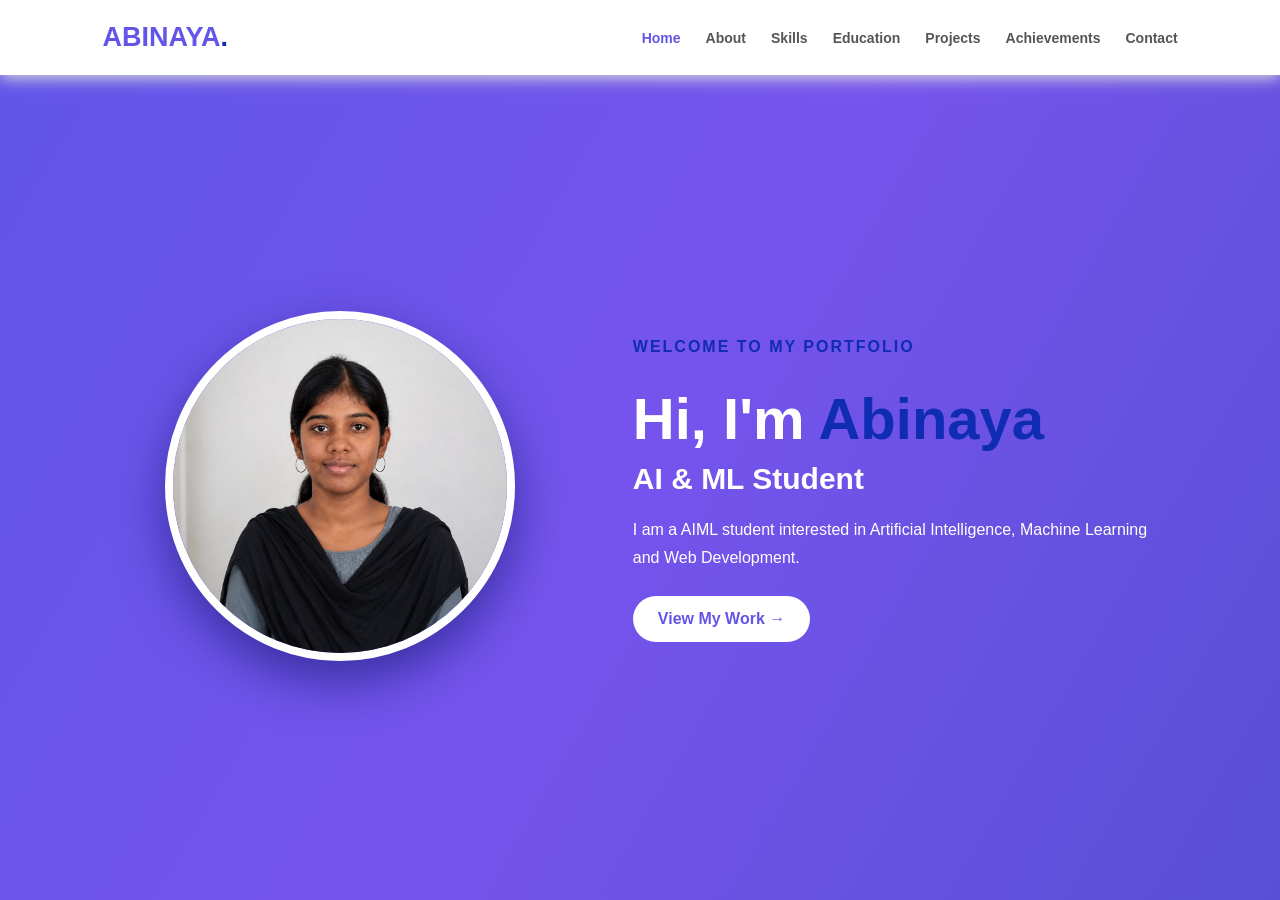
<file: index.html>
<!DOCTYPE html>
<html lang="en">
<head>
    <meta charset="UTF-8">
    <meta name="viewport" content="width=device-width, initial-scale=1.0">
    <title>Abinaya | Portfolio</title>
    <link rel="stylesheet" href="style.css">
</head>
<body>

<header class="navbar">
    <div class="logo">ABINAYA<span>.</span></div>

    <nav>
        <a class="active" href="index.html">Home</a>
        <a href="about.html">About</a>
        <a href="skills.html">Skills</a>
        <a href="education.html">Education</a>
        <a href="projects.html">Projects</a>
        <a href="achievements.html">Achievements</a>
        <a href="contact.html">Contact</a>
    </nav>
</header>

<section class="hero">

    <div class="hero-image">
        <img src="Abinaya.jpg" alt="Profile">
    </div>

    <div class="hero-content">

        <p class="small-title">WELCOME TO MY PORTFOLIO</p>

        <h1>
            Hi, I'm <span>Abinaya</span>
        </h1>

        <h2>AI & ML Student</h2>

        <p>
            I am a AIML student interested in
            Artificial Intelligence, Machine Learning and
            Web Development.
        </p>

        <a href="projects.html" class="btn">View My Work →</a>
    
    </div>

</section>

</body>
</html>
</file>
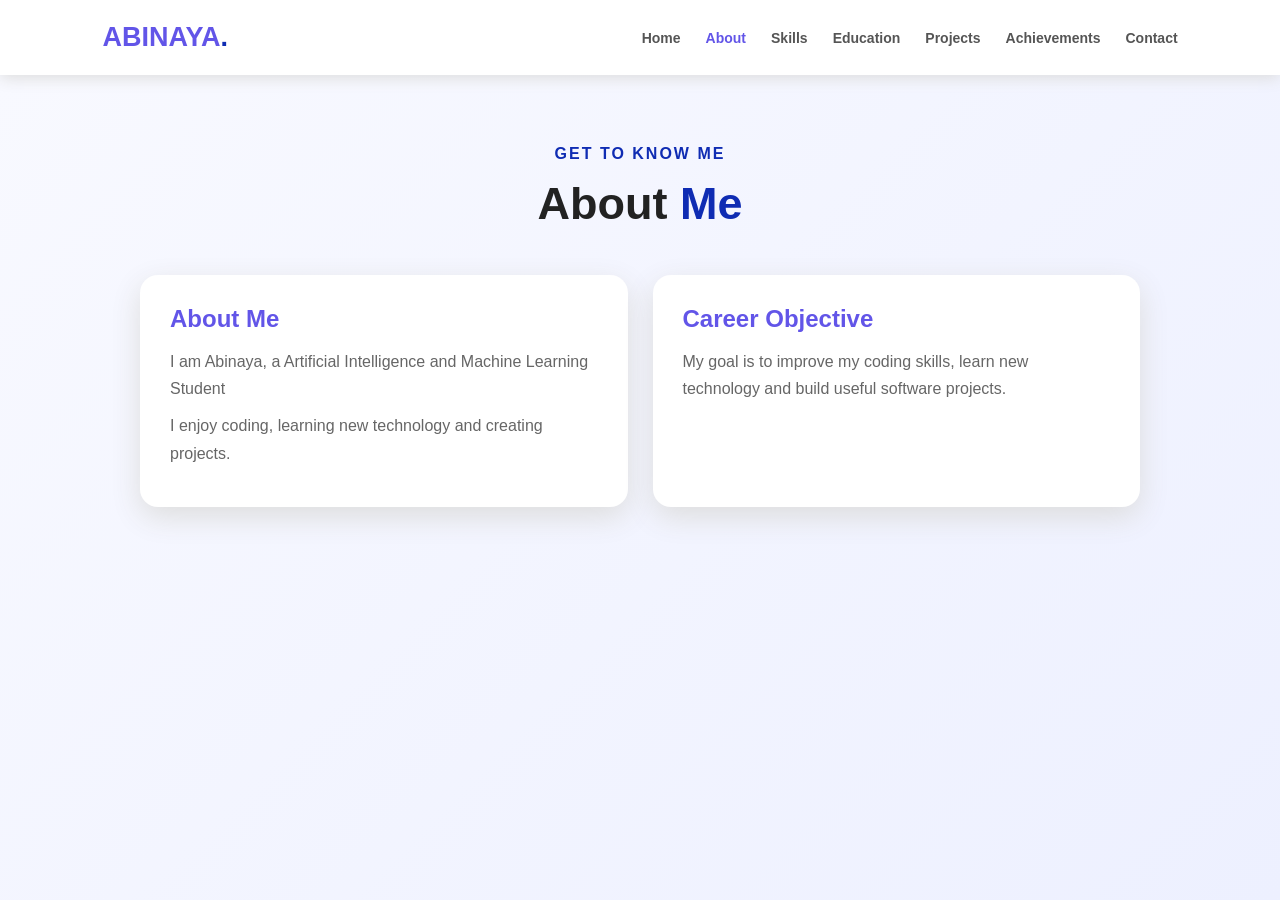
<file: about.html>
<!DOCTYPE html>
<html lang="en">
<head>
    <meta charset="UTF-8">
    <meta name="viewport" content="width=device-width, initial-scale=1.0">
    <title>About | Abinaya</title>
    <link rel="stylesheet" href="style.css">
</head>
<body>

<header class="navbar">
    <div class="logo">ABINAYA<span>.</span></div>

    <nav>
        <a href="index.html">Home</a>
        <a class="active" href="about.html">About</a>
        <a href="skills.html">Skills</a>
        <a href="education.html">Education</a>
        <a href="projects.html">Projects</a>
        <a href="achievements.html">Achievements</a>
        <a href="contact.html">Contact</a>
    </nav>
</header>

<section class="page">

    <p class="small-title">GET TO KNOW ME</p>

    <h1>About <span>Me</span></h1>

    <div class="cards">

        <div class="card">
            <h2>About Me</h2>

            <p>
                I am Abinaya, a Artificial Intelligence and Machine Learning Student
            </p>

            <p>
                I enjoy coding, learning new technology and
                creating projects.
            </p>
        </div>

        <div class="card">
            <h2>Career Objective</h2>

            <p>
                My goal is to improve my coding skills,
                learn new technology and build useful
                software projects.
            </p>
        </div>

    </div>

</section>

</body>
</html>
</file>
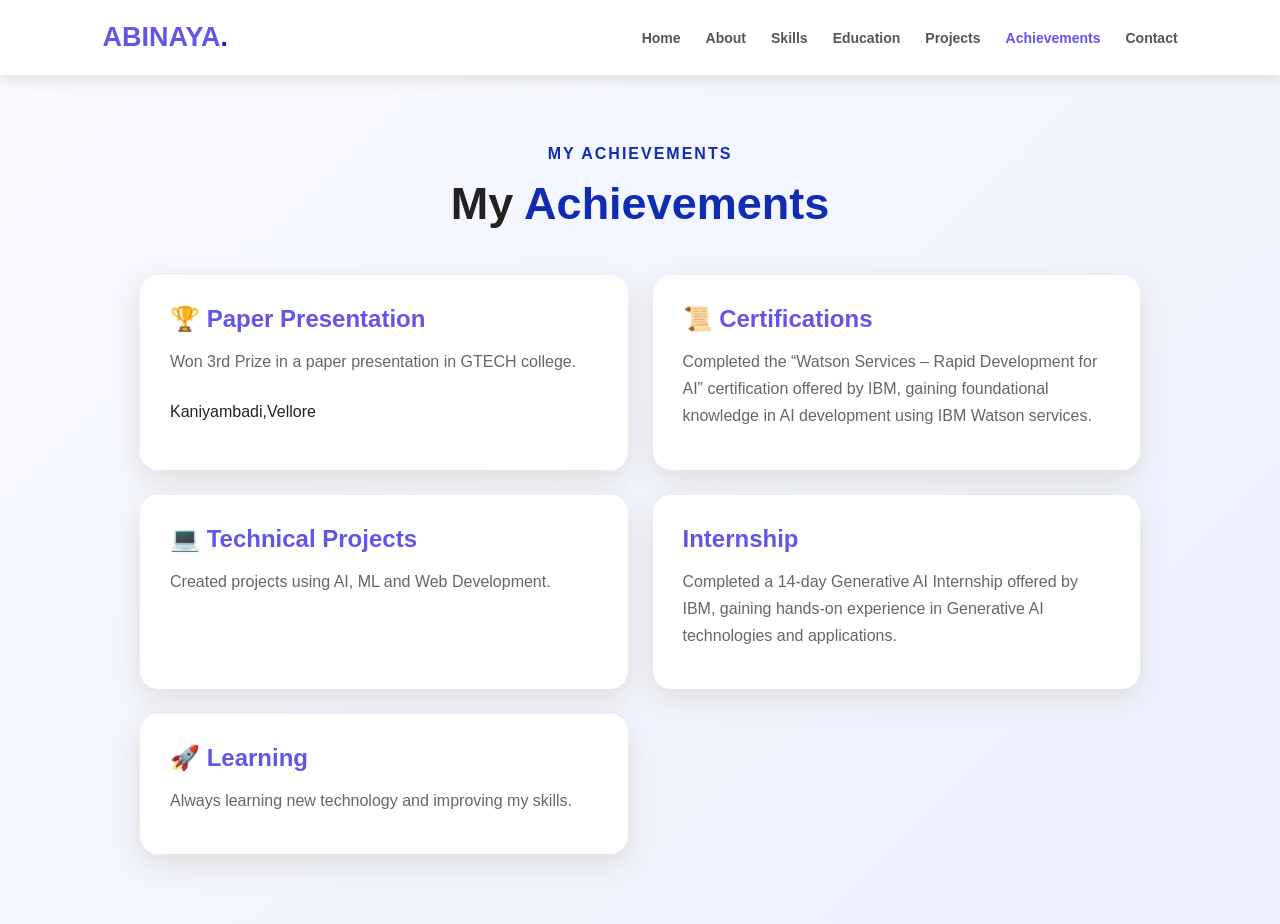
<file: achievements.html>
<!DOCTYPE html>
<html lang="en">
<head>
    <meta charset="UTF-8">
    <meta name="viewport" content="width=device-width, initial-scale=1.0">
    <title>Achievements | Abinaya</title>
    <link rel="stylesheet" href="style.css">
</head>
<body>

<header class="navbar">
    <div class="logo">ABINAYA<span>.</span></div>

    <nav>
        <a href="index.html">Home</a>
        <a href="about.html">About</a>
        <a href="skills.html">Skills</a>
        <a href="education.html">Education</a>
        <a href="projects.html">Projects</a>
        <a class="active" href="achievements.html">Achievements</a>
        <a href="contact.html">Contact</a>
    </nav>
</header>

<section class="page">

    <p class="small-title">MY ACHIEVEMENTS</p>

    <h1>My <span>Achievements</span></h1>

    <div class="cards">

        <div class="card">
            <h2>🏆 Paper Presentation</h2>
            <p>
                Won 3rd Prize in a paper presentation in GTECH college.</p></br>
                Kaniyambadi,Vellore
            </p>
        </div>

        <div class="card">
            <h2>📜 Certifications</h2>
            <p>
                Completed the “Watson Services – Rapid Development for AI” certification offered by IBM, gaining foundational knowledge in AI development using IBM Watson services.
            </p>
        </div>

        <div class="card">
            <h2>💻 Technical Projects</h2>
            <p>
                Created projects using AI, ML and
                Web Development.
            </p>
        </div>

        <div class="card">
            <h2>Internship</h2>
            <p>
                Completed a 14-day Generative AI Internship offered by IBM, gaining hands-on experience in Generative AI technologies and applications.
            </p>
        </div>

        <div class="card">
            <h2>🚀 Learning</h2>
            <p>
                Always learning new technology and
                improving my skills.
            </p>
        </div>

    </div>

</section>

</body>
</html>
</file>
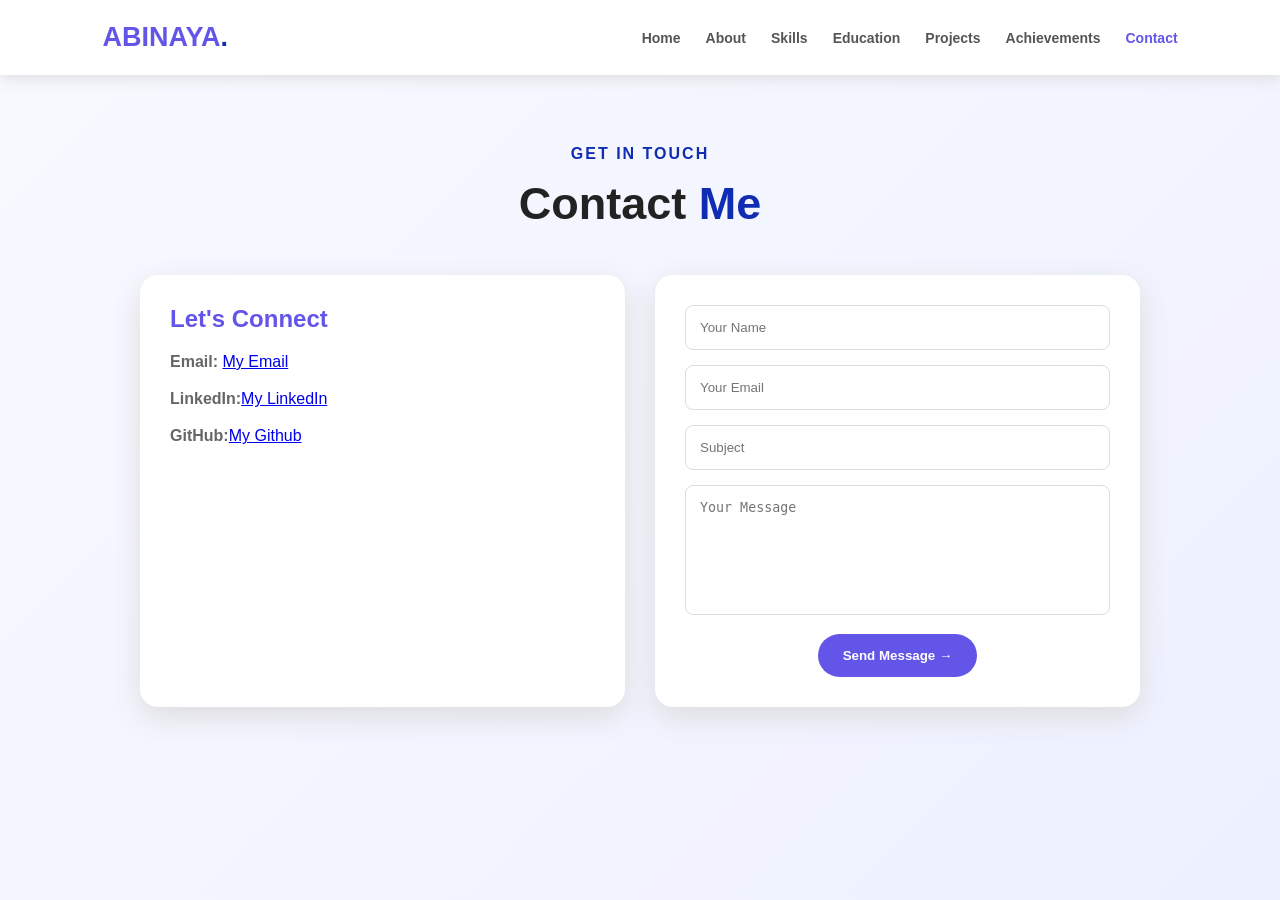
<file: contact.html>
<!DOCTYPE html>
<html lang="en">
<head>
    <meta charset="UTF-8">
    <meta name="viewport" content="width=device-width, initial-scale=1.0">
    <title>Contact | Abinaya</title>
    <link rel="stylesheet" href="style.css">
</head>
<body>

<header class="navbar">
    <div class="logo">ABINAYA<span>.</span></div>

    <nav>
        <a href="index.html">Home</a>
        <a href="about.html">About</a>
        <a href="skills.html">Skills</a>
        <a href="education.html">Education</a>
        <a href="projects.html">Projects</a>
        <a href="achievements.html">Achievements</a>
        <a class="active" href="contact.html">Contact</a>
    </nav>
</header>

<section class="page">

    <p class="small-title">GET IN TOUCH</p>

    <h1>Contact <span>Me</span></h1>

    <div class="contact">

        <div class="card">

            <h2>Let's Connect</h2>

            <p><b>Email:</b> <a href="mailto:abinayaramesh2812@gmail.com">My Email</a></p>
            <p><b>LinkedIn:</b><a href="https://www.linkedin.com/in/abinaya-ramesh-880555352">My LinkedIn</a></p>
            <p><b>GitHub:</b><a href="https://github.com/abinayaramesh2812-web">My Github</a></p>

        </div>


        <form class="form">

            <input type="text" placeholder="Your Name">

            <input type="email" placeholder="Your Email">

            <input type="text" placeholder="Subject">

            <textarea placeholder="Your Message"></textarea>

            <button type="submit">
                Send Message →
            </button>

        </form>

    </div>

</section>

</body>
</html>
</file>
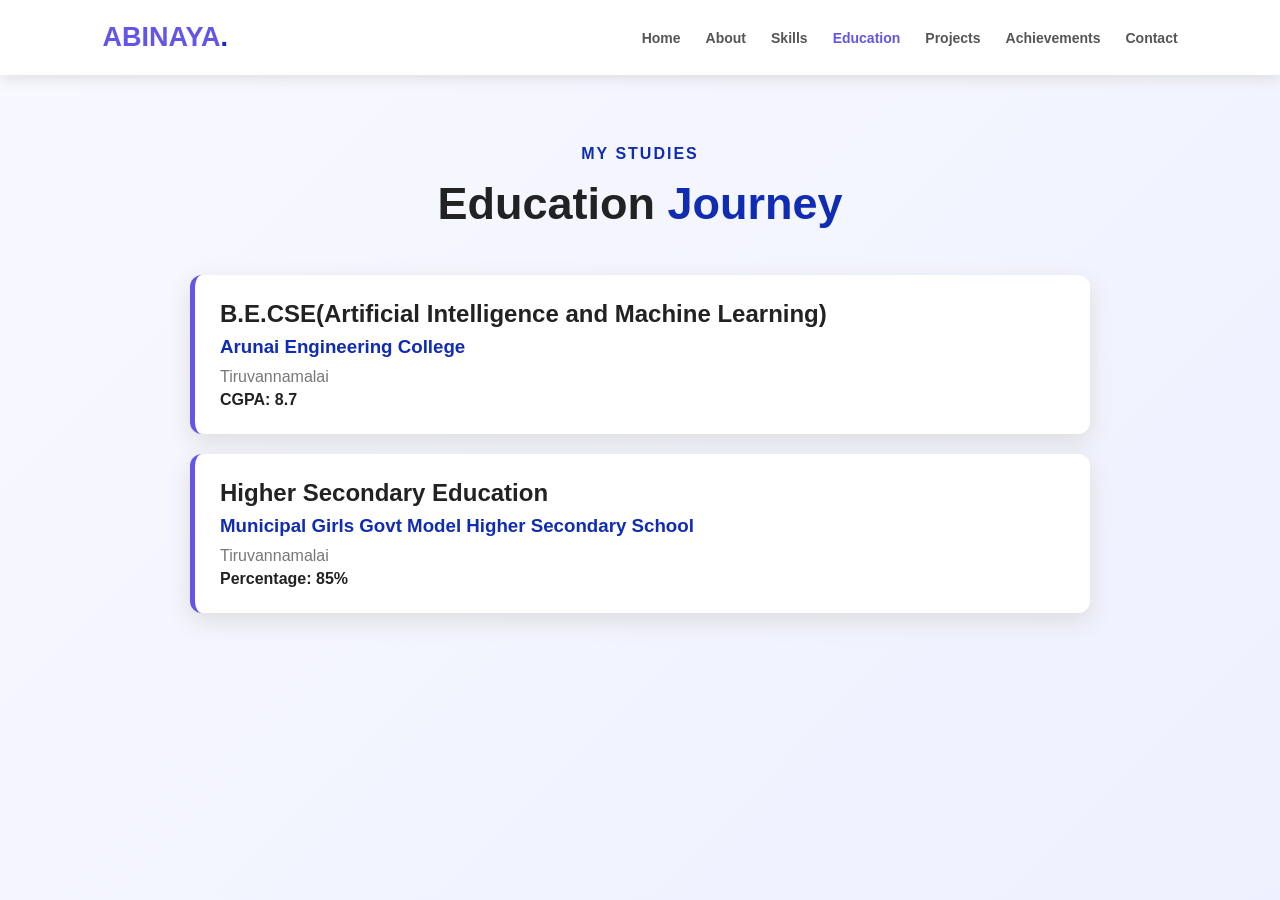
<file: education.html>
<!DOCTYPE html>
<html lang="en">
<head>
    <meta charset="UTF-8">
    <meta name="viewport" content="width=device-width, initial-scale=1.0">
    <title>Education | Abinaya</title>
    <link rel="stylesheet" href="style.css">
</head>
<body>

<header class="navbar">
    <div class="logo">ABINAYA<span>.</span></div>

    <nav>
        <a href="index.html">Home</a>
        <a href="about.html">About</a>
        <a href="skills.html">Skills</a>
        <a class="active" href="education.html">Education</a>
        <a href="projects.html">Projects</a>
        <a href="achievements.html">Achievements</a>
        <a href="contact.html">Contact</a>
    </nav>
</header>

<section class="page">

    <p class="small-title">MY STUDIES</p>

    <h1>Education <span>Journey</span></h1>

    <div class="timeline">

        <div class="edu-card">
            <h2>B.E.CSE(Artificial Intelligence and Machine Learning)</h2>
            <h3>Arunai Engineering College</h3>
            <p>Tiruvannamalai</p>
            <b>CGPA: 8.7</b>
        </div>

        <div class="edu-card">
            <h2>Higher Secondary Education</h2>
            <h3>Municipal Girls Govt Model Higher Secondary School</h3>
            <p>Tiruvannamalai</p>
            <b>Percentage: 85%</b>
        </div>

    </div>

</section>

</body>
</html>
</file>
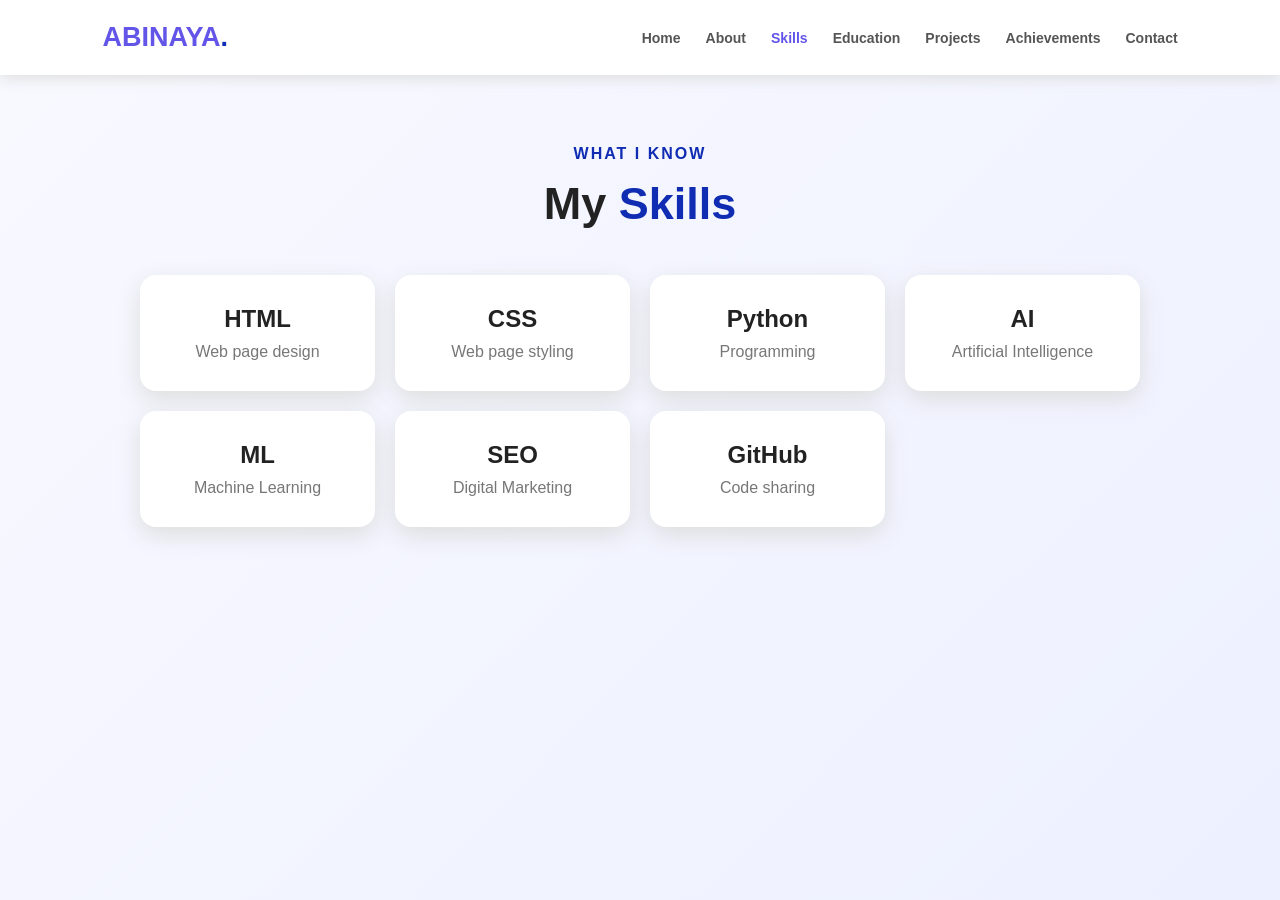
<file: skills.html>
<!DOCTYPE html>
<html lang="en">
<head>
    <meta charset="UTF-8">
    <meta name="viewport" content="width=device-width, initial-scale=1.0">
    <title>Skills | Abinaya</title>
    <link rel="stylesheet" href="style.css">
</head>
<body>

<header class="navbar">
    <div class="logo">ABINAYA<span>.</span></div>

    <nav>
        <a href="index.html">Home</a>
        <a href="about.html">About</a>
        <a class="active" href="skills.html">Skills</a>
        <a href="education.html">Education</a>
        <a href="projects.html">Projects</a>
        <a href="achievements.html">Achievements</a>
        <a href="contact.html">Contact</a>
    </nav>
</header>

<section class="page">

    <p class="small-title">WHAT I KNOW</p>

    <h1>My <span>Skills</span></h1>

    <div class="skill-grid">

        <div class="skill">
            <h2>HTML</h2>
            <p>Web page design</p>
        </div>

        <div class="skill">
            <h2>CSS</h2>
            <p>Web page styling</p>
        </div>

        <div class="skill">
            <h2>Python</h2>
            <p>Programming</p>
        </div>

        <div class="skill">
            <h2>AI</h2>
            <p>Artificial Intelligence</p>
        </div>

        <div class="skill">
            <h2>ML</h2>
            <p>Machine Learning</p>
        </div>

        <div class="skill">
            <h2>SEO</h2>
            <p>Digital Marketing</p>
        </div>

        <div class="skill">
            <h2>GitHub</h2>
            <p>Code sharing</p>
        </div>

    </div>

</section>

</body>
</html>
</file>
<file: style.css>
* {
    margin: 0;
    padding: 0;
    box-sizing: border-box;
}

body {
    font-family: Arial, sans-serif;
    background: #f5f6ff;
    color: #222;
}


/* NAVBAR */

.navbar {
    height: 75px;
    padding: 0 8%;

    display: flex;
    align-items: center;
    justify-content: space-between;

    background: white;

    box-shadow: 0 3px 15px #ddd;

    position: sticky;
    top: 0;
    z-index: 10;
}

.logo {
    font-size: 27px;
    font-weight: bold;
    color: #6255e8;
}

.logo span {
    color: #0f2cb3;
}

nav {
    display: flex;
    gap: 25px;
}

nav a {
    text-decoration: none;
    color: #555;
    font-size: 14px;
    font-weight: bold;
}

nav a:hover,
nav a.active {
    color: #6255e8;
}


/* HOME */

.hero {
    min-height: calc(100vh - 75px);

    padding: 70px 10%;

    display: flex;
    align-items: center;
    gap: 80px;

    color: white;

    background:
        linear-gradient(
            120deg,
            #6255e8,
            #7554ed,
            #594fd4
        );
}

.hero-image {
    width: 45%;
    text-align: center;
}

.hero-image img {
    width: 350px;
    height: 350px;

    object-fit: cover;

    border-radius: 50%;

    border: 8px solid white;

    box-shadow: 0 20px 50px #3930a0;
}

.hero-content {
    width: 55%;
}

.small-title {
    color: #0f2cb3;
    font-weight: bold;
    letter-spacing: 2px;
    margin-bottom: 15px;
}

.hero h1 {
    font-size: 58px;
    margin-bottom: 10px;
}

.hero h1 span,
.page h1 span {
    color: #0f2cb3;
}

.hero h2 {
    font-size: 30px;
    margin-bottom: 20px;
}

.hero-content > p {
    max-width: 600px;
    line-height: 1.7;
    margin-bottom: 25px;
}

.btn {
    display: inline-block;

    padding: 14px 25px;

    background: white;
    color: #6255e8;

    border-radius: 30px;

    text-decoration: none;
    font-weight: bold;
}

.numbers {
    display: flex;
    gap: 50px;
    margin-top: 35px;
}

.numbers b {
    display: block;
    font-size: 28px;
}

.numbers small {
    color: #ddd;
}


/* COMMON PAGE */

.page {
    min-height: calc(100vh - 75px);

    padding: 70px 10%;

    text-align: center;

    background:
        linear-gradient(
            135deg,
            #f8f9ff,
            #edf0ff
        );
}

.page h1 {
    font-size: 45px;
    margin-bottom: 45px;
}


/* CARDS */

.cards {
    max-width: 1000px;
    margin: auto;

    display: grid;
    grid-template-columns: 1fr 1fr;

    gap: 25px;
}

.card {
    background: white;

    padding: 30px;

    border-radius: 18px;

    text-align: left;

    box-shadow: 0 10px 30px #ddd;
}

.card h2 {
    color: #6255e8;
    margin-bottom: 15px;
}

.card p {
    color: #666;
    line-height: 1.7;
    margin-bottom: 10px;
}


/* SKILLS */

.skill-grid {
    max-width: 1000px;
    margin: auto;

    display: grid;
    grid-template-columns: repeat(4, 1fr);

    gap: 20px;
}

.skill {
    background: white;

    padding: 30px 15px;

    border-radius: 16px;

    box-shadow: 0 8px 25px #ddd;

    transition: 0.3s;
}

.skill:hover {
    transform: translateY(-7px);
    background: #6255e8;
    color: white;
}

.skill h2 {
    margin-bottom: 10px;
}

.skill p {
    color: #777;
}

.skill:hover p {
    color: white;
}


/* EDUCATION */

.timeline {
    max-width: 900px;
    margin: auto;
}

.edu-card {
    background: white;

    padding: 25px;

    margin-bottom: 20px;

    text-align: left;

    border-left: 5px solid #6255e8;

    border-radius: 12px;

    box-shadow: 0 8px 25px #ddd;
}

.edu-card h3 {
    color: #0f2cb3;
    margin-bottom: 10px;
}

.edu-card h2 {
    margin-bottom: 8px;
}

.edu-card p {
    color: #777;
    margin-bottom: 5px;
}


/* PROJECTS */

.project-grid {
    max-width: 1100px;
    margin: auto;

    display: grid;
    grid-template-columns: repeat(3, 1fr);

    gap: 25px;
}

.project {
    background: white;

    border-radius: 18px;

    overflow: hidden;

    text-align: left;

    box-shadow: 0 10px 30px #ddd;
}

.project img {
    width: 100%;
    height: 200px;
    object-fit: cover;
}

.project div {
    padding: 22px;
}

.project small {
    color: #6255e8;
    font-weight: bold;
}

.project h2 {
    margin: 10px 0;
}

.project p {
    color: #777;
    line-height: 1.6;
}


/* CONTACT */

.contact {
    max-width: 1000px;
    margin: auto;

    display: grid;
    grid-template-columns: 1fr 1fr;

    gap: 30px;
}

.form {
    background: white;
    padding: 30px;

    border-radius: 18px;

    box-shadow: 0 10px 30px #ddd;
}

.form input,
.form textarea {
    width: 100%;

    padding: 14px;

    margin-bottom: 15px;

    border: 1px solid #ddd;

    border-radius: 8px;
}

.form textarea {
    height: 130px;
    resize: none;
}

.form button {
    padding: 14px 25px;

    border: none;

    border-radius: 25px;

    background: #6255e8;
    color: white;

    font-weight: bold;

    cursor: pointer;
}


/* MOBILE */

@media (max-width: 800px) {

    .navbar {
        height: auto;
        padding: 20px;
        flex-direction: column;
        gap: 15px;
    }

    nav {
        flex-wrap: wrap;
        justify-content: center;
        gap: 12px;
    }

    .hero {
        flex-direction: column;
        text-align: center;
    }

    .hero-image,
    .hero-content {
        width: 100%;
    }

    .hero-image img {
        width: 250px;
        height: 250px;
    }

    .hero h1 {
        font-size: 40px;
    }

    .numbers {
        justify-content: center;
    }

    .cards,
    .contact {
        grid-template-columns: 1fr;
    }

    .skill-grid {
        grid-template-columns: 1fr 1fr;
    }

    .project-grid {
        grid-template-columns: 1fr;
    }
}

@media (max-width: 500px) {

    .page {
        padding: 50px 6%;
    }

    .page h1 {
        font-size: 35px;
    }

    .skill-grid {
        grid-template-columns: 1fr;
    }

    .numbers {
        gap: 25px;
    }
}
</file>
